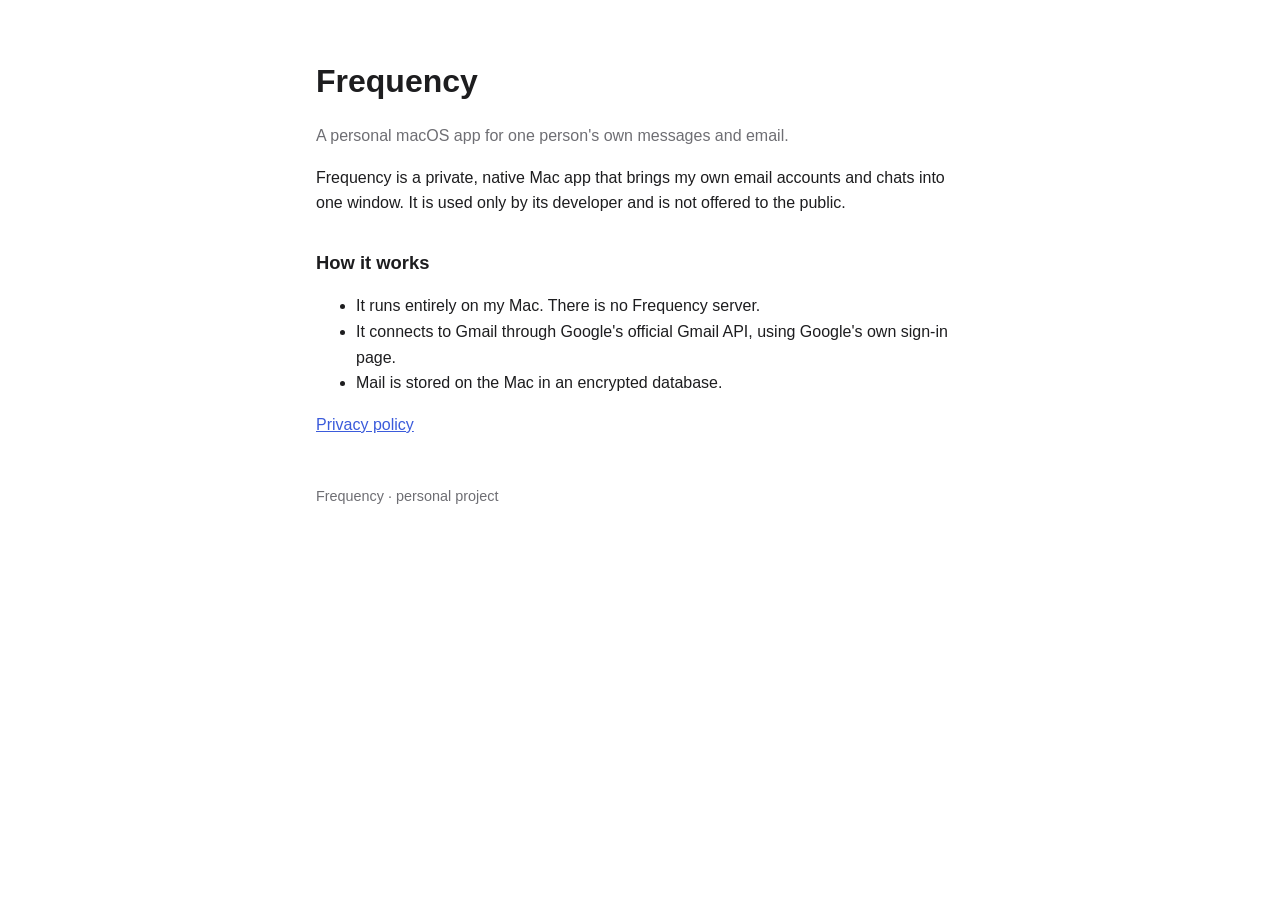
<file: index.html>
<!doctype html>
<html lang="en">
<head>
<meta charset="utf-8">
<meta name="viewport" content="width=device-width, initial-scale=1">
<title>Frequency</title>
<meta name="description" content="Frequency is a personal, native macOS app for reading and replying to my own messages and email.">
<link rel="stylesheet" href="style.css">
</head>
<body>
<main>
<h1>Frequency</h1>
<p class="muted">A personal macOS app for one person's own messages and email.</p>
<p>Frequency is a private, native Mac app that brings my own email accounts and chats into one window.
It is used only by its developer and is not offered to the public.</p>
<h2>How it works</h2>
<ul>
<li>It runs entirely on my Mac. There is no Frequency server.</li>
<li>It connects to Gmail through Google's official Gmail API, using Google's own sign-in page.</li>
<li>Mail is stored on the Mac in an encrypted database.</li>
</ul>
<p><a href="privacy.html">Privacy policy</a></p>
<footer>Frequency · personal project</footer>
</main>
</body>
</html>
</file>
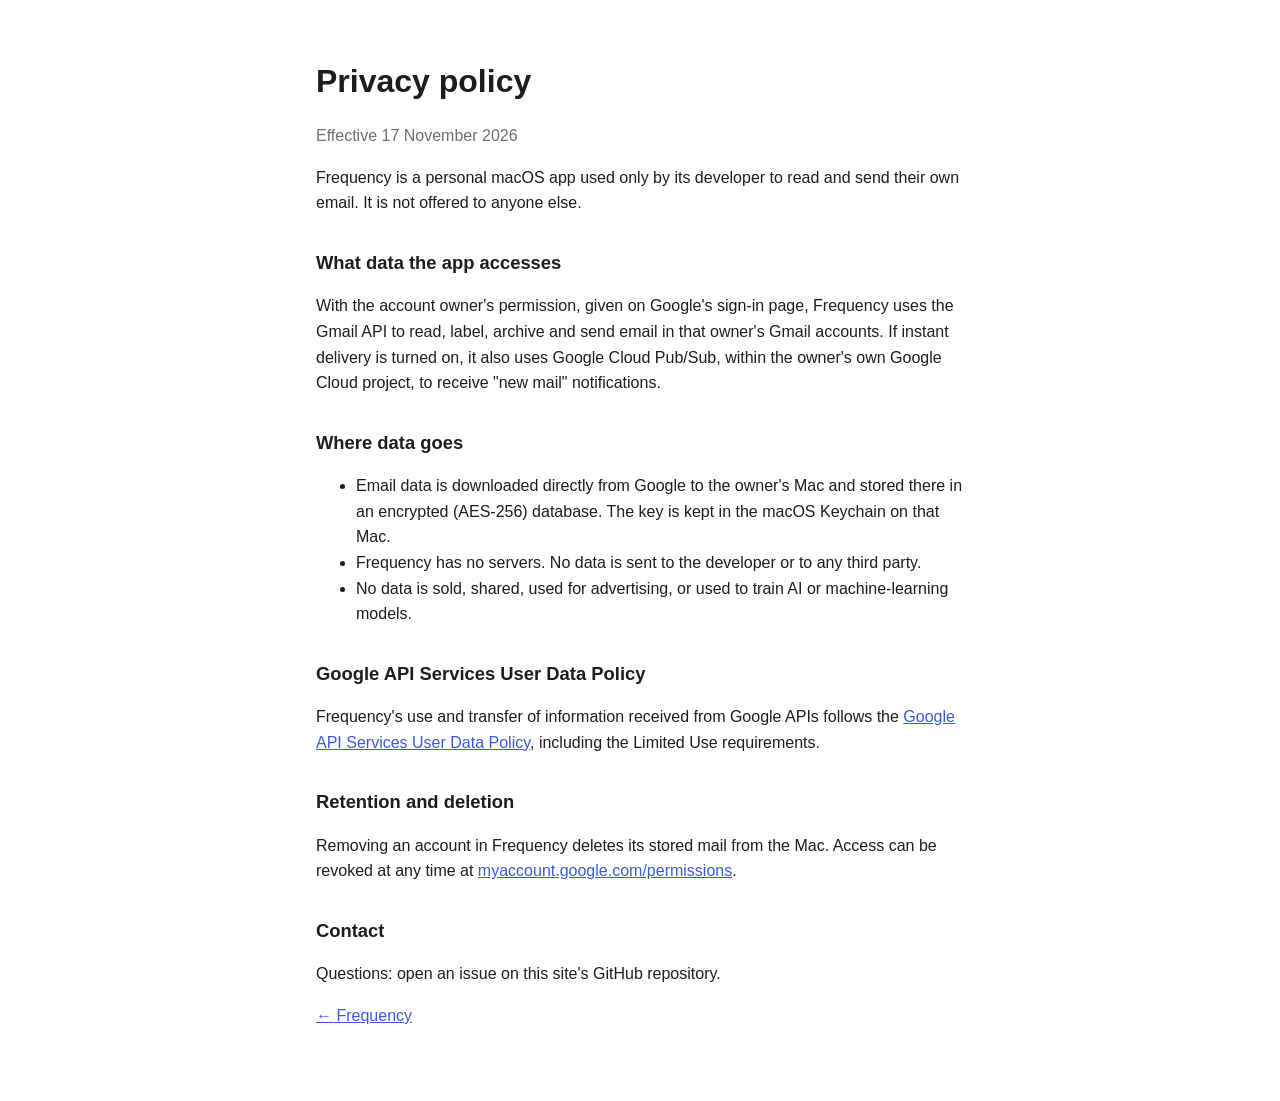
<file: privacy.html>
<!doctype html>
<html lang="en">
<head>
<meta charset="utf-8">
<meta name="viewport" content="width=device-width, initial-scale=1">
<title>Frequency Privacy Policy</title>
<link rel="stylesheet" href="style.css">
</head>
<body>
<main>
<h1>Privacy policy</h1>
<p class="muted">Effective 17 November 2026</p>
<p>Frequency is a personal macOS app used only by its developer to read and send their own email. It is not offered to anyone else.</p>

<h2>What data the app accesses</h2>
<p>With the account owner's permission, given on Google's sign-in page, Frequency uses the Gmail API to read, label, archive and send email in that owner's Gmail accounts.
If instant delivery is turned on, it also uses Google Cloud Pub/Sub, within the owner's own Google Cloud project, to receive "new mail" notifications.</p>

<h2>Where data goes</h2>
<ul>
<li>Email data is downloaded directly from Google to the owner's Mac and stored there in an encrypted (AES-256) database. The key is kept in the macOS Keychain on that Mac.</li>
<li>Frequency has no servers. No data is sent to the developer or to any third party.</li>
<li>No data is sold, shared, used for advertising, or used to train AI or machine-learning models.</li>
</ul>

<h2>Google API Services User Data Policy</h2>
<p>Frequency's use and transfer of information received from Google APIs follows the
<a href="https://developers.google.com/terms/api-services-user-data-policy">Google API Services User Data Policy</a>, including the Limited Use requirements.</p>

<h2>Retention and deletion</h2>
<p>Removing an account in Frequency deletes its stored mail from the Mac. Access can be revoked at any time at
<a href="https://myaccount.google.com/permissions">myaccount.google.com/permissions</a>.</p>

<h2>Contact</h2>
<p>Questions: open an issue on this site's GitHub repository.</p>
<p><a href="index.html">← Frequency</a></p>
</main>
</body>
</html>
</file>
<file: style.css>
:root{--bg:#fff;--fg:#1d1d1f;--muted:#6e6e73;--accent:#3b5bdb}
@media (prefers-color-scheme:dark){:root{--bg:#111214;--fg:#f2f2f4;--muted:#a1a1a6;--accent:#8ea2ff}}
*{box-sizing:border-box}
body{margin:0;background:var(--bg);color:var(--fg);font:16px/1.6 -apple-system,BlinkMacSystemFont,"Segoe UI",sans-serif}
main{max-width:680px;margin:0 auto;padding:56px 16px}
h1{font-size:2rem;margin:0 0 .25rem}h2{font-size:1.15rem;margin:2rem 0 .5rem}
p,li{color:var(--fg)}.muted{color:var(--muted)}a{color:var(--accent)}
footer{margin-top:3rem;font-size:.9rem;color:var(--muted)}
</file>
